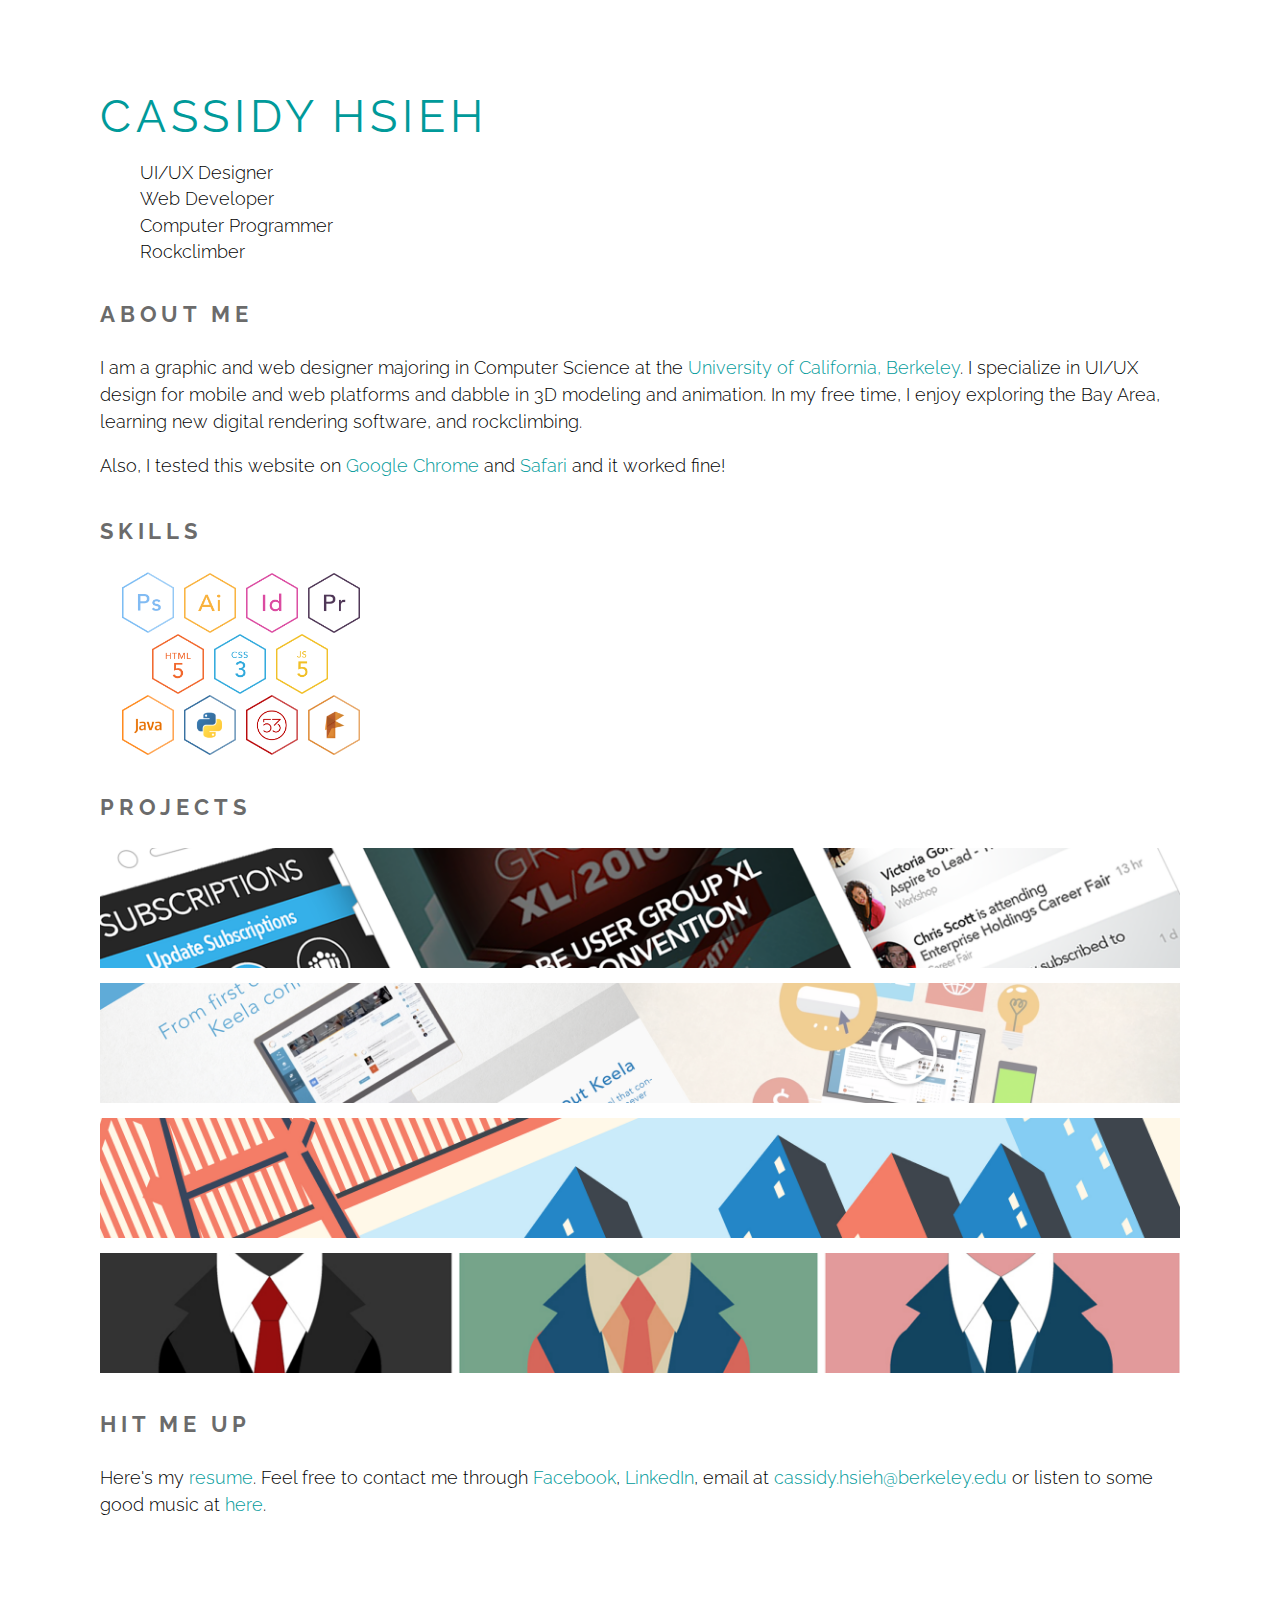
<file: hw-2/public_html/index.html>
<!DOCTYPE html>
<html>
<head>

  <!-- Basic Page Needs
  –––––––––––––––––––––––––––––––––––––––––––––––––– -->
  <title>Cassidy Hsieh</title>
  <meta name="author" content="Cassidy Hsieh"/>
  <meta http-equiv="Content-Type" content="text/html;charset=utf-8"/>

  <!-- FONT
  –––––––––––––––––––––––––––––––––––––––––––––––––– -->
  <link href='http://fonts.googleapis.com/css?family=Raleway:400,300' rel='stylesheet' type='text/css'>

  <!-- CSS
  –––––––––––––––––––––––––––––––––––––––––––––––––– -->
  <link rel="stylesheet" href="static/style.css">
</head>

<body>

<div class="container">
  <div class="title section">
    <h1><a href="#">CASSIDY HSIEH</a></h1>
    <div id="descriptors">
      <ul>
        <li>UI/UX Designer</li>
        <li>Web Developer</li>
        <li>Computer Programmer</li>
        <li>Rockclimber</li>
      </ul>
    </div> <!-- end descriptors -->
  </div> <!-- end title section -->

  <div class="about section">
    <h4>ABOUT ME</h4>
    <p>I am a graphic and web designer majoring in Computer Science at the <a href="http://www.berkeley.edu/">University of California, Berkeley</a>. I specialize in UI/UX design for mobile and web platforms and dabble in 3D modeling and animation. In my free time, I enjoy exploring the Bay Area, learning new digital rendering software, and rockclimbing. </p>
    <p>Also, I tested this website on <a href="https://www.google.com/chrome/browser/desktop/">Google Chrome</a> and <a href="https://support.apple.com/downloads/safari">Safari</a> and it worked fine!</p>
  </div> <!-- end about section -->

  <div class="qualities section">
    <h4>SKILLS</h4>
    <div class="skills row one">
      <img class="skill-icon" src="images/photoshop.png" alt="Photoshop Icon">
      <img class="skill-icon" src="images/illustrator.png" alt="Illustrator Icon">
      <img class="skill-icon" src="images/indesign.png" alt="Indesign Icon">
      <img class="skill-icon" src="images/premierepro.png" alt="PremierePro Icon">
    </div> <!-- end row one -->
    <div class="skills row two">
      <img class="skill-icon" src="images/html5.png" alt="HTML5 Icon">
      <img class="skill-icon" src="images/css3.png" alt="CSS3 Icon">
      <img class="skill-icon" src="images/js5.png" alt="JS5 Icon">
    </div> <!-- end row two -->
    <div class="skills row three">
      <img class="skill-icon" src="images/java.png" alt="Java Icon">
      <img class="skill-icon" src="images/python.png" alt="Python Icon">
      <img class="skill-icon" src="images/paper53.png" alt="Paper53 Icon">
      <img class="skill-icon" src="images/fusion.png" alt="Fusion Icon">
    </div> <!-- end row three -->
  </div> <!-- end qualities section -->

  <div class="projects section">
  <h4>PROJECTS</h4>
    <div class="project-box">
      <a href="#">
        <!-- <img id="mounza-project" src="images/mounza-project.png" alt="Mounza Project"> -->
        <img class="project" src="images/mounza.png" alt="Mounza Project" onmouseover="this.src='images/mounza-hover.png';" onmouseout="this.src='images/mounza.png';" />
      </a>
    </div> <!-- end project-box -->
    <div class="project-box">
      <a href="#">
        <!-- <img id="keela-project" src="images/keela-project.png" alt="Keela Project"> -->
        <img class="project" src="images/keela.png" alt="Keela Project" onmouseover="this.src='images/keela-hover.png';" onmouseout="this.src='images/keela.png';" />
      </a>
    </div> <!-- end project-box -->
    <div class="project-box">
      <a href="#">
        <img class="project" src="images/postcard.png" alt="San Frasokyo Postcard" onmouseover="this.src='images/postcard-hover.png';" onmouseout="this.src='images/postcard.png';" />
      </a>
    </div> <!-- end project-box -->
    <div class="project-box">
      <a href="#">
        <img class="project" src="images/suitandtie.png" alt="Suit and Tie Design Postcard" onmouseover="this.src='images/suitandtie-hover.png';" onmouseout="this.src='images/suitandtie.png';" />
      </a>
    </div> <!-- end project-box -->
  </div> <!-- end projects section -->

  <div class="contact section">
  <h4>HIT ME UP</h4>
  <p>Here's my <a href="resume.pdf">resume</a>. Feel free to contact me through <a href="https://www.facebook.com/cassidy.hsieh">Facebook</a>, <a href="https://www.linkedin.com/in/cassidyhsieh">LinkedIn</a>, email at <a href="mailto:cassidy.hsieh@berkeley.edu">cassidy.hsieh@berkeley.edu</a> or listen to some good music at <a href="https://soundcloud.com/chsieh099/sets/chillout">here</a>.</p>
  </div> <!-- end contact section -->

</div> <!-- end container -->

</body>

</html>
</file>
<file: hw-2/public_html/static/style.css>
body {
  font-size: 1.4em;
  line-height: 1.2;
  font-weight: 300;
  font-family: "Raleway", "HelveticaNeue", "Helvetica Neue", Helvetica, Arial, sans-serif; 
  margin: 0 100px;
}

h1 {
  color: #009a9a;
  letter-spacing: 0.3rem;
  margin: 0 0;
  font-weight: 400;
}

h4 {
  line-height: 1.0;
  color: #6B6B6B;
  letter-spacing: 0.3rem;
}

p {
  font-size: 0.8em;
  line-height: 1.5;
}

a {
  text-decoration: none;
  color: #009a9a;
}

ul {
  list-style-type: none;
  /*padding-left: 15px;*/
}

li {
  margin-top: 5px;
}

.container {
  margin: 90px 0;
}

#descriptors {
  font-size: 0.8em;
}

.section {
  margin-bottom: 40px;
}

.skill-icon {
  width: 52px;
  margin: 0 2px;
}

.row {
  margin-bottom: -5px;
}

.skills.row.one, .row.three{
  margin-left: 20px;
}

.skills.row.two {
  margin-left: 50px;
}

.project-box {
  width: 100%;
  height: 120px;
  overflow: hidden;
  margin: 15px 0;
}
.project {
  max-width: 100%;
  height: auto;
}
</file>
